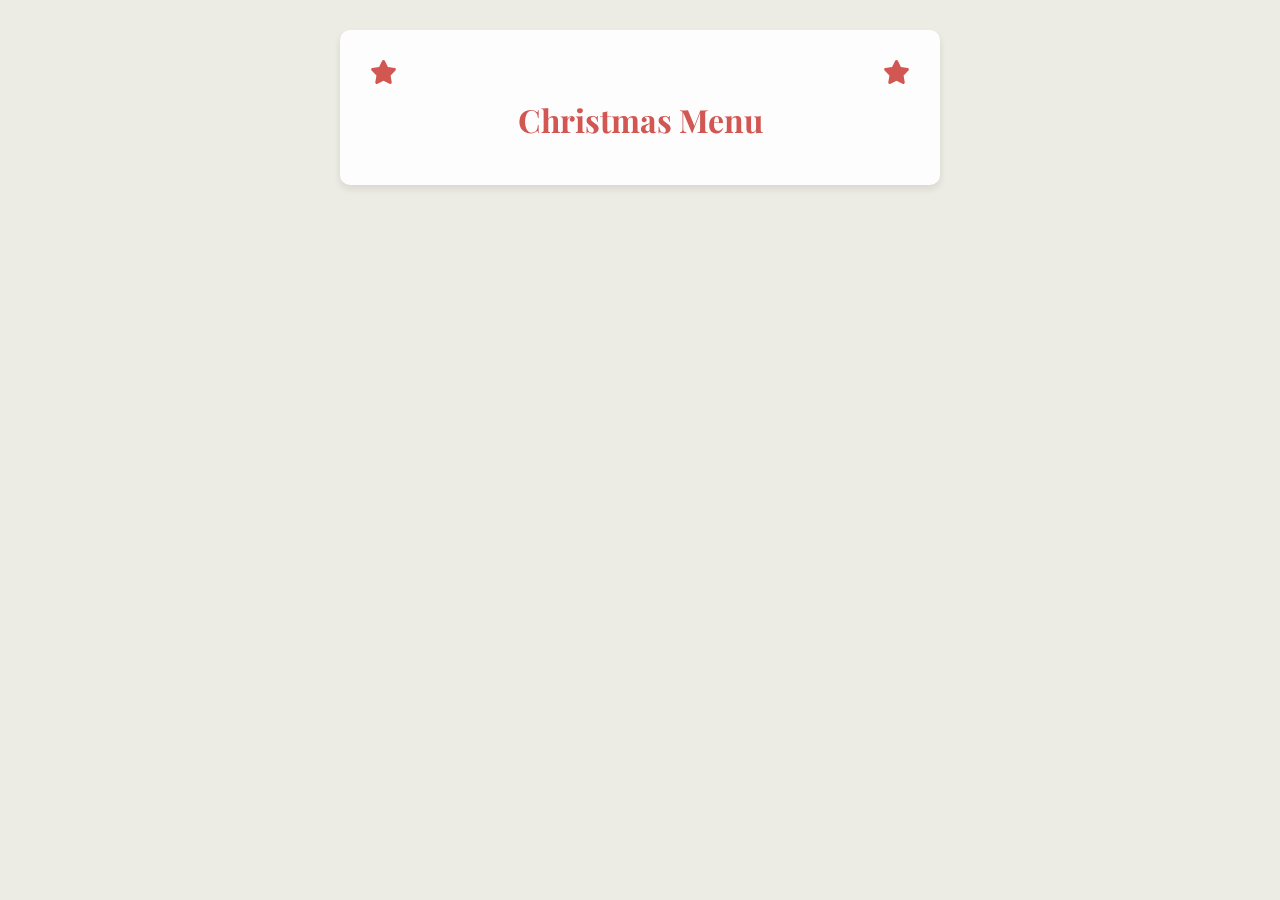
<file: index.html>
<!DOCTYPE html>
<html lang="it">
<head>
    <meta charset="UTF-8">
    <meta name="viewport" content="width=device-width, initial-scale=1.0">
    <title>Christmas Menu</title>
    <link rel="stylesheet" href="style.css">
    <link rel="stylesheet" href="https://cdnjs.cloudflare.com/ajax/libs/font-awesome/6.0.0/css/all.min.css">
    <script src="script.js" defer></script>
</head>
<body>
    <div class="falling-santas"></div>
    <div class="menu-container" id="menu">
        <div class="decor-top">
            <i class="fas fa-star"></i>
            <i class="fas fa-bauble"></i>
            <i class="fas fa-star"></i>
        </div>

        <header>
            <h2>Christmas Menu<br></h2>
        </header>
        
    </div>
</body>
</html>
</file>
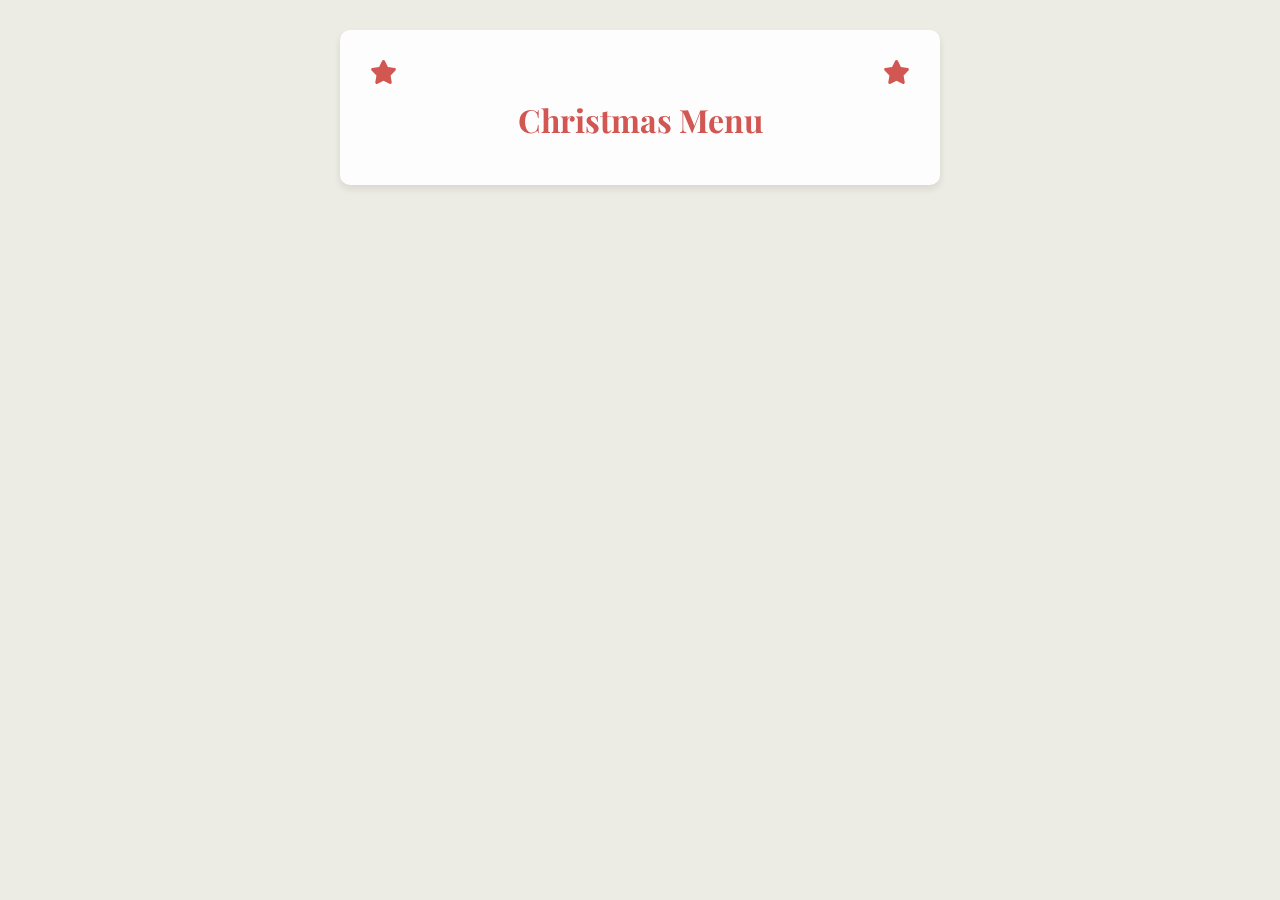
<file: admin/index.html>
<!DOCTYPE html>
<html lang="it">
<head>
    <meta charset="UTF-8">
    <meta name="viewport" content="width=device-width, initial-scale=1.0">
    <title>Christmas Menu</title>
    <link rel="stylesheet" href="styleA.css">
    <link rel="stylesheet" href="https://cdnjs.cloudflare.com/ajax/libs/font-awesome/6.0.0/css/all.min.css">

    <script src="./script.js"></script>
</head>
<body>
    <div class="falling-santas"></div>
    <div class="container">
        <div id="edit-container" class="blur">
            <div id="edit">
                
            </div>
        </div>
        <div class="menu-container" id="menu">
            <div class="decor-top">
                <i class="fas fa-star"></i>
                <i class="fas fa-bauble"></i>
                <i class="fas fa-star"></i>
            </div>
    
            <header>
                <h2>Christmas Menu<br></h2>
            </header>
            
        </div>
</div>
</body>
</html>
</file>
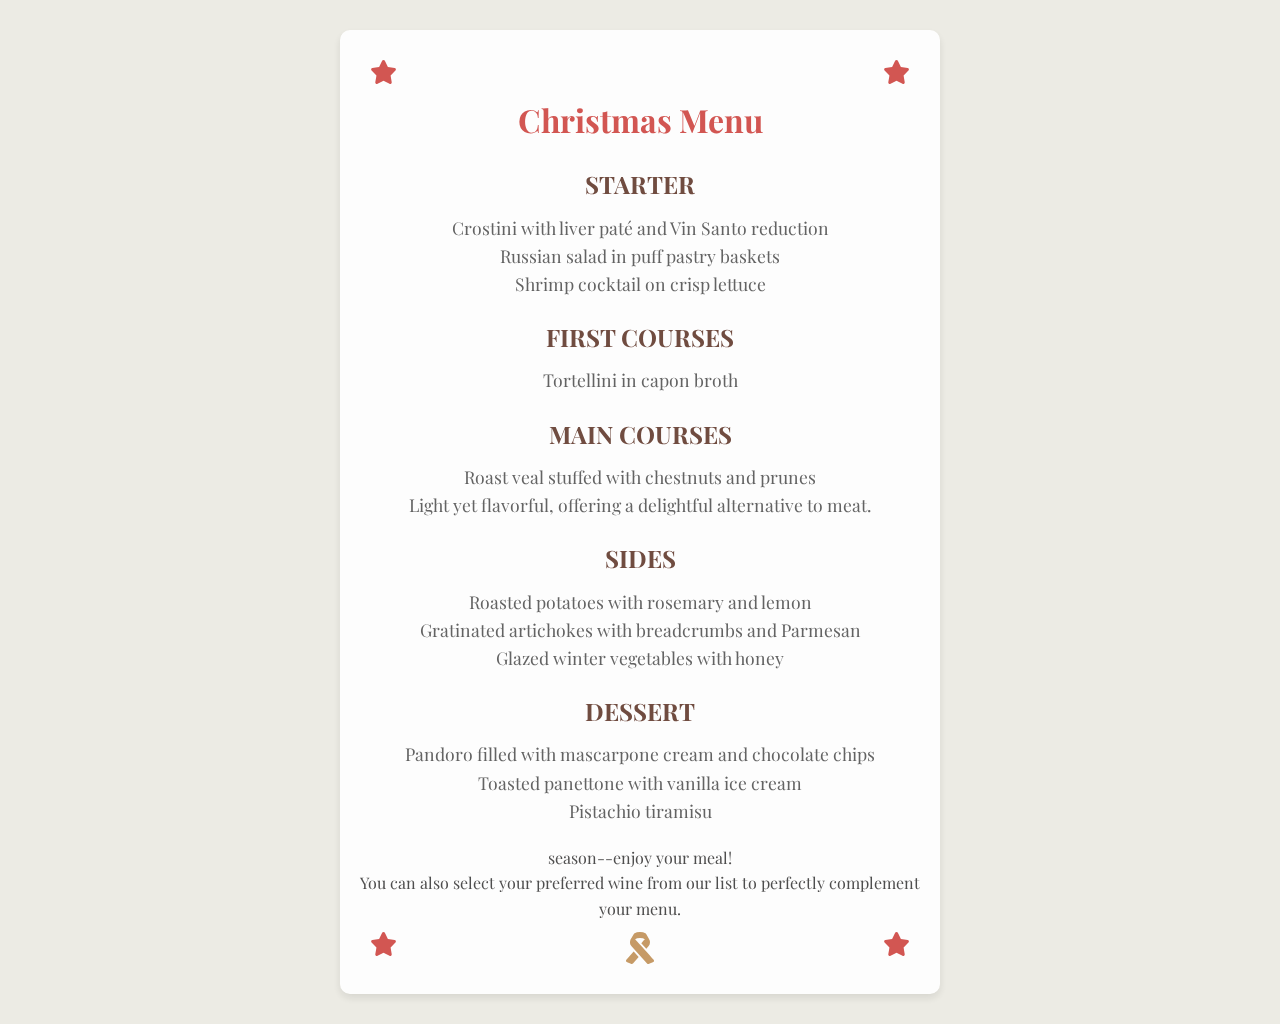
<file: t.html>
<!DOCTYPE html>
<html lang="it">
<head>
    <meta charset="UTF-8">
    <meta name="viewport" content="width=device-width, initial-scale=1.0">
    <title>Christmas Menu</title>
    <link rel="stylesheet" href="style.css">
    <link rel="stylesheet" href="https://cdnjs.cloudflare.com/ajax/libs/font-awesome/6.0.0/css/all.min.css">
</head>
<body>
    <div class="falling-santas"></div>
    <div class="menu-container">
        <div class="decor-top">
            <i class="fas fa-star"></i>
            <i class="fas fa-bauble"></i>
            <i class="fas fa-star"></i>
        </div>

        <header>
            <h2>Christmas Menu<br></h2>
        </header>

        <section class="menu-section">
            <h4>STARTER</h4>
            <p>Crostini with liver paté and Vin Santo reduction</p>
            <p>Russian salad in puff pastry baskets</p>
            <p>Shrimp cocktail on crisp lettuce</p>
        </section>

        <section class="menu-section">
            <h4>FIRST COURSES</h4>
            <p>Tortellini in capon broth</p>
        </section>

        <section class="menu-section">
            <h4>MAIN COURSES</h4>
            <p></i>Roast veal stuffed with chestnuts and prunes</p>
            <p>Light yet flavorful, offering a delightful alternative to meat.</p>
        </section>

        <section class="menu-section">
            <h4>SIDES</h4>
            <p>Roasted potatoes with rosemary and lemon</p>
            <p>Gratinated artichokes with breadcrumbs and Parmesan</p>
            <p>Glazed winter vegetables with honey</p>
        </section>

        <section class="menu-section">
            <h4>DESSERT</h4>
            <p>Pandoro filled with mascarpone cream and chocolate chips</p>
            <p>Toasted panettone with vanilla ice cream</p>
            <p>Pistachio tiramisu</p>
        </section>

        <footer>
            <pThank you for choosing us to celebrate your holiday <br> season--enjoy your meal!</p>
            <p>You can also select your preferred wine from our list to perfectly complement your menu.</p>
        </footer>

        <div class="decor-bottom">
            <i class="fas fa-star"></i>
            <i class="fas fa-ribbon"></i>
            <i class="fas fa-star"></i>
        </div>
</div>
</body>
</html>
</file>
<file: style.css>
/* Generali */
@import url('https://fonts.googleapis.com/css2?family=Playfair+Display:wght@400;700&family=Roboto:wght@400;700&display=swap');

* {
    margin: 0;
    padding: 0;
    box-sizing: border-box;
}

body {
    font-family: 'Playfair Display', serif;
    /* background-color: #faf7f2; */
    background-color: #ECEBE4;
    background-image: url('https://www.transparenttextures.com/patterns/light-paper-fibers.png');
    color: #3e3d3d;
    line-height: 1.6;
    text-align: center;
}

.menu-container {
    max-width: 600px;
    margin: 30px auto;
    background: #fff;
    border-radius: 10px;
    box-shadow: 0 4px 8px rgba(0, 0, 0, 0.1);
    padding: 20px;
    position: relative;
    z-index: 1;
    opacity: 0.9;
}

/* Header */
header {
    margin-bottom: 20px;
}

.logo h1 {
    font-size: 2.5rem;
    font-weight: bold;
    color: #633b2e;
}

.logo p {
    font-family: 'Roboto', sans-serif;
    font-size: 1rem;
    color: #9e6154;
}

.logo span {
    color: #d04642;
}

header h2 {
    font-size: 2rem;
    color: #d04642;
    margin: 10px 0;
}

header h3 {
    font-size: 1.2rem;
    color: #333;
    font-weight: bold;
}

/* Sezioni */
.menu-section {
    margin: 20px 0;
}

.menu-section h4 {
    font-size: 1.5rem;
    color: #633b2e;
    margin-bottom: 10px;
}

.menu-section p {
    font-size: 1.1rem;
    color: #555;
}

.menu-section i {
    color: #d04642;
    margin-right: 8px;
}

/* Decorazioni */
.decor-top,
.decor-bottom {
    display: flex;
    justify-content: space-between;
    font-size: 1.5rem;
    color: #d04642;
    margin: 10px 0;
}

.decor-top i,
.decor-bottom i {
    margin: 0 10px;
}

.decor-bottom .fa-ribbon {
    font-size: 2rem;
    color: #c29258;
}





.falling-santas {
    /* background-color: #fff; */
    position: fixed;
    top: 0;
    left: 0;
    width: 100%;
    height: 100%;
    pointer-events: none;
    overflow: hidden;
    z-index: -1;
}

.santa {
    position: absolute;
    top: -10%;
    left: 50%;
    transform: translateX(-50%);
    font-size: 2rem;
    animation: fall linear;
    color: #d04642;
    z-index: -1;
}

@keyframes fall {
    0% {
        transform: translateY(0);
        opacity: 1;
    }
    100% {
        transform: translateY(105vh);
        opacity: 0;
    }   
}
</file>
<file: admin/styleA.css>
/* Generali */
@import url('https://fonts.googleapis.com/css2?family=Playfair+Display:wght@400;700&family=Roboto:wght@400;700&display=swap');

* {
    margin: 0;
    padding: 0;
    box-sizing: border-box;
}

body {
    font-family: 'Playfair Display', serif;
    /* background-color: #faf7f2; */
    background-color: #ECEBE4;
    background-image: url('https://www.transparenttextures.com/patterns/light-paper-fibers.png');
    color: #3e3d3d;
    line-height: 1.6;
    text-align: center;
}

.menu-container {
    max-width: 600px;
    margin: 30px auto;
    background: #fff;
    border-radius: 10px;
    box-shadow: 0 4px 8px rgba(0, 0, 0, 0.1);
    padding: 20px;
    position: relative;
    z-index: 1;
    opacity: 0.9;
}

/* Header */
header {
    margin-bottom: 20px;
}

.logo h1 {
    font-size: 2.5rem;
    font-weight: bold;
    color: #633b2e;
}

.logo p {
    font-family: 'Roboto', sans-serif;
    font-size: 1rem;
    color: #9e6154;
}

.logo span {
    color: #d04642;
}

header h2 {
    font-size: 2rem;
    color: #d04642;
    margin: 10px 0;
}

header h3 {
    font-size: 1.2rem;
    color: #333;
    font-weight: bold;
}

/* Sezioni */
.menu-section {
    margin: 20px 0;
    border-radius: 10px;
    box-shadow: 0 4px 8px rgba(0, 0, 0, 0.1);
    padding-bottom: 1vh;
}

.menu-section h4 {
    font-size: 1.5rem;
    color: #633b2e;
    margin-bottom: 10px;
}

.menu-section p {
    font-size: 1.1rem;
    color: #555;
}

.menu-section i {
    color: #d04642;
    margin-right: 8px;
}

/* Decorazioni */
.decor-top,
.decor-bottom {
    display: flex;
    justify-content: space-between;
    font-size: 1.5rem;
    color: #d04642;
    margin: 10px 0;
}

.decor-top i,
.decor-bottom i {
    margin: 0 10px;
}

.decor-bottom .fa-ribbon {
    font-size: 2rem;
    color: #c29258;
}


/*Menu Edit*/
#edit-container{
    position: fixed;
    top: 0;
    left: 0;
    height: 100%;
    width: 100%;
    z-index: 2;
    display: none;
    justify-content: center;
    align-items: center;
    /* background-color: red; */
}


#edit{
    padding: 4vh;
    background-color: white;
    border-radius: 10px;
    box-shadow: 0 4px 8px rgba(0, 0, 0, 0.1);
    display: flex;
    flex-direction: column;
    justify-content: center;
    align-items: center;
    gap: 2vh
}

.blur{
    backdrop-filter: blur(5px);

}

.container{
    height: 100%;
    width: 100%;
}



.item{
    display: flex;
    justify-content: space-between;
    align-items: center;
    padding: 1vh;
    border-bottom: 1px solid #d04642;
    gap: 2vh;
}



button{
    padding: 1vh 2vh;
    border: none;
    border-radius: 5px;
    background-color: #d04642;
    color: white;
    font-size: 1rem;
    cursor: pointer;
}







.falling-santas {
    /* background-color: #fff; */
    position: fixed;
    top: 0;
    left: 0;
    width: 100%;
    height: 100%;
    pointer-events: none;
    overflow: hidden;
    z-index: -1;
}

.santa {
    position: absolute;
    top: -10%;
    left: 50%;
    transform: translateX(-50%);
    font-size: 2rem;
    animation: fall linear;
    color: #d04642;
    z-index: -1;
}

@keyframes fall {
    0% {
        transform: translateY(0);
        opacity: 1;
    }
    100% {
        transform: translateY(105vh);
        opacity: 0;
    }   
}
</file>
